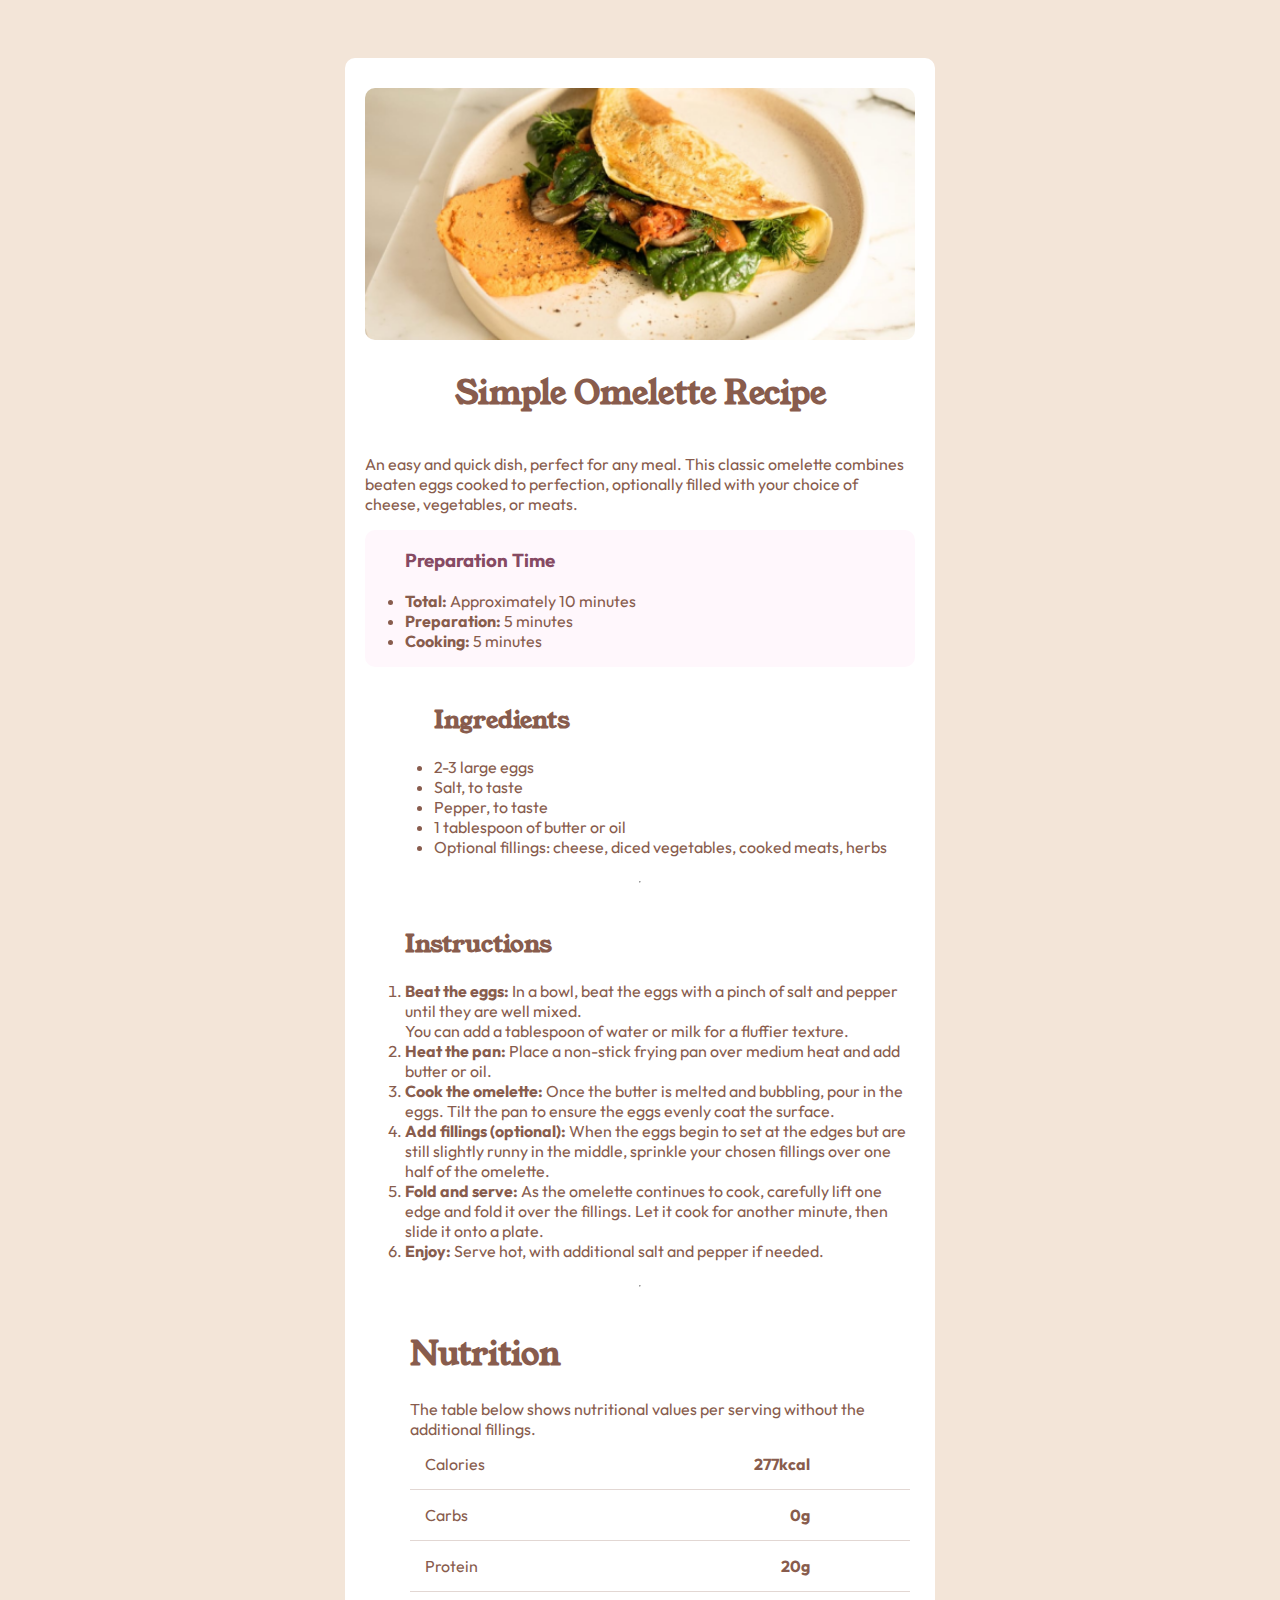
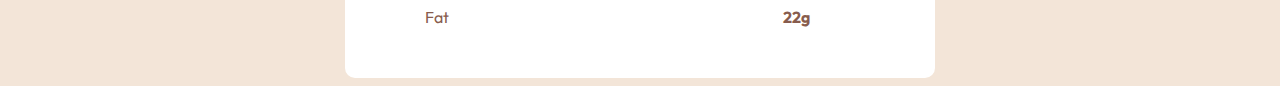
<file: index.html>
<!DOCTYPE html>
<html lang="pt-BR">
<head>
    <meta charset="UTF-8">
    <meta name="viewport" content="width=device-width, initial-scale=1.0">
    <title>Omelette</title>
    <link rel="preconnect" href="https://fonts.googleapis.com">
<link rel="preconnect" href="https://fonts.gstatic.com" crossorigin>
<link href="https://fonts.googleapis.com/css2?family=Outfit:wght@100..900&family=Young+Serif&display=swap" rel="stylesheet">
    <link rel="preconnect" href="https://fonts.googleapis.com">
<link rel="preconnect" href="https://fonts.gstatic.com" crossorigin>
<link href="https://fonts.googleapis.com/css2?family=Young+Serif&display=swap" rel="stylesheet">
    <link rel="stylesheet" href="style.css">
    <link rel="icon" type="image/png" sizes="32x32" href="favicon-32x32.png">
</head>
<body>
    <div class="container" id="content">
        <img id="imagem" src="Front End Mentor challenges/images/image-omelette.webp" alt="Imagem de Omelete" style="object-fit: contain;">
        <h1>Simple Omelette Recipe</h1>
        <p>An easy and quick dish, perfect for any meal. This classic omelette combines beaten eggs cooked 
            to perfection, optionally filled with your choice of cheese, vegetables, or meats.</p>
            <section id="prepTime">
                <ul><h3>Preparation Time</h3>
                    <li><strong>Total:</strong> Approximately 10 minutes</li>
                    <li><strong>Preparation:</strong> 5 minutes</li>
                    <li><strong>Cooking:</strong> 5 minutes</li>
                </ul>
            </section>
        <ul><h2 class="titulo">Ingredients</h2>
            <li>2-3 large eggs</li>
            <li>Salt, to taste</li>
            <li>Pepper, to taste</li>
            <li>1 tablespoon of butter or oil</li>
            <li>Optional fillings: cheese, diced vegetables, cooked meats, herbs</li>
        </ul>
        <hr><!linha solida para separar -->
        <ol> <h2 class="titulo">Instructions</h2>
            <Strong><li>Beat the eggs:</Strong> In a bowl, beat the eggs with a pinch of salt and pepper until they are well mixed. <br>You can add a tablespoon of water or milk for a fluffier texture.</li>
            <strong><li>Heat the pan:</strong> Place a non-stick frying pan over medium heat and add butter or oil.</li>
            <strong><li>Cook the omelette:</strong> Once the butter is melted and bubbling, pour in the eggs. Tilt the pan to ensure the eggs evenly coat the surface.</li>
            <strong><li>Add fillings (optional):</strong> When the eggs begin to set at the edges but are still slightly runny in the middle, sprinkle your chosen fillings over one half of the omelette.</li>
            <strong><li>Fold and serve:</strong> As the omelette continues to cook, carefully lift one edge and fold it over the fillings. Let it cook for another minute, then slide it onto a plate.</li>
            <strong><li>Enjoy:</strong> Serve hot, with additional salt and pepper if needed.</li>
        </ol>
        <hr><!linha solida para separar -->
        <ul class="nutri">
            <h1>Nutrition</h1>
            The table below shows nutritional values per serving without the additional fillings. <br>
                <li class="li"> Calories <strong>277kcal</strong></li>
                <li class="li">Carbs <strong>0g</strong></li>
                <li class="li">Protein <strong>20g</strong></li>
                <li class="li">Fat <strong>22g</strong></li>
        </ul>
    </div>
</body>
</html>
</file>
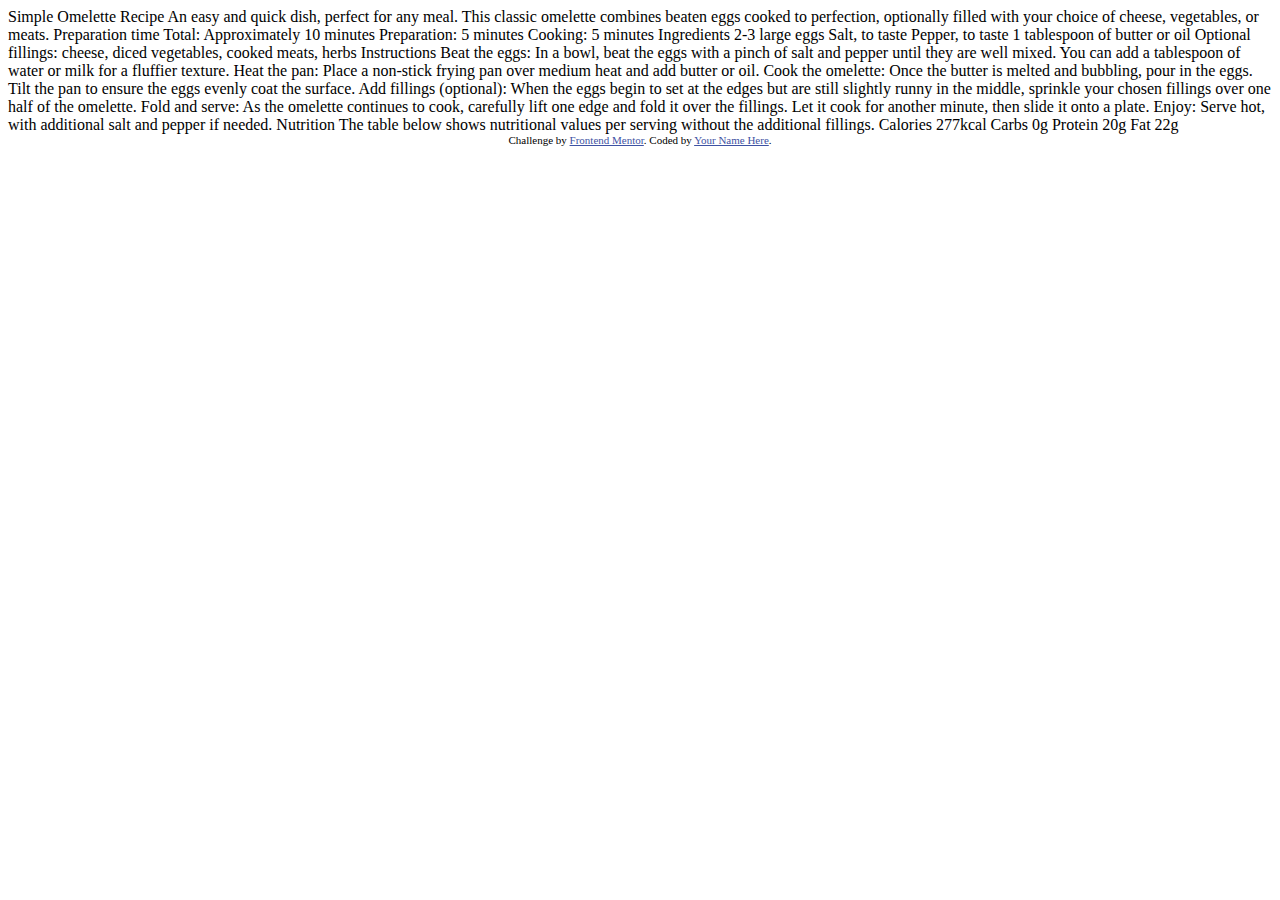
<file: Front End Mentor challenges/recipe-page-main/index.html>
<!DOCTYPE html>
<html lang="en">
<head>
  <meta charset="UTF-8">
  <meta name="viewport" content="width=device-width, initial-scale=1.0"> <!-- displays site properly based on user's device -->

  <link rel="icon" type="image/png" sizes="32x32" href="./assets/images/favicon-32x32.png">
  
  <title>Frontend Mentor | Recipe page</title>

  <!-- Feel free to remove these styles or customise in your own stylesheet 👍 -->
  <style>
    .attribution { font-size: 11px; text-align: center; }
    .attribution a { color: hsl(228, 45%, 44%); }
  </style>
</head>
<body>

  Simple Omelette Recipe

  An easy and quick dish, perfect for any meal. This classic omelette combines beaten eggs cooked 
  to perfection, optionally filled with your choice of cheese, vegetables, or meats.

  Preparation time

  Total: Approximately 10 minutes
  Preparation: 5 minutes
  Cooking: 5 minutes

  Ingredients

  2-3 large eggs
  Salt, to taste
  Pepper, to taste
  1 tablespoon of butter or oil
  Optional fillings: cheese, diced vegetables, cooked meats, herbs

  Instructions

  Beat the eggs: In a bowl, beat the eggs with a pinch of salt and pepper until they are well mixed. 
  You can add a tablespoon of water or milk for a fluffier texture.

  Heat the pan: Place a non-stick frying pan over medium heat and add butter or oil.

  Cook the omelette: Once the butter is melted and bubbling, pour in the eggs. Tilt the pan to ensure 
  the eggs evenly coat the surface.

  Add fillings (optional): When the eggs begin to set at the edges but are still slightly runny in the 
  middle, sprinkle your chosen fillings over one half of the omelette.

  Fold and serve: As the omelette continues to cook, carefully lift one edge and fold it over the 
  fillings. Let it cook for another minute, then slide it onto a plate.

  Enjoy: Serve hot, with additional salt and pepper if needed.

  Nutrition

  The table below shows nutritional values per serving without the additional fillings.

  Calories
  277kcal

  Carbs
  0g

  Protein
  20g

  Fat
  22g
  
  <div class="attribution">
    Challenge by <a href="https://www.frontendmentor.io?ref=challenge" target="_blank">Frontend Mentor</a>. 
    Coded by <a href="#">Your Name Here</a>.
  </div>
</body>
</html>
</file>
<file: style.css>
body {
    background-color: #F3e5d8;
    padding-top: 50px;
    font-family: "Outfit", sans-serif;
    font-weight: 400;
    font-style: normal;  
    color: #885c4D;
}
h1 {
    font-family: "Young Serif", serif;
}
h2 {
    font-family: "Young Serif", serif;
}
.titulo {
    color: #885c4D;
}
#imagem {
    border-radius: 10px;
    margin: 10px;
    object-fit: contain;
    width: 100%;
}
.container {
    padding: 20px;
    margin: auto;
    background: white;
    display: flex;
    flex-direction: column;
    align-items: center;
    justify-content: center;
    width: 550px;
    max-width: 55vw;
    border-radius: 10pt;
    height: auto;
    min-height: fit-content;

}
#content {
    border-radius: 10px;
}
h3 {
    color: #864a63;
}
#prepTime {
    background: #FFF7FC;
    color: #885c4D;
    width: 550px;
    max-width: 55vw;
    border-radius: 10px;
}

.nutri {
    width: 500px;
    max-width: 55vw;
    list-style-type: none;
}

.li {
    border-bottom: solid 1px #885c4d3f;
    display: flex;
    justify-content: space-between;
    padding: 15px;
    padding-right: 100px;
}
.li:last-child {
    border-bottom: none;
}
</file>
